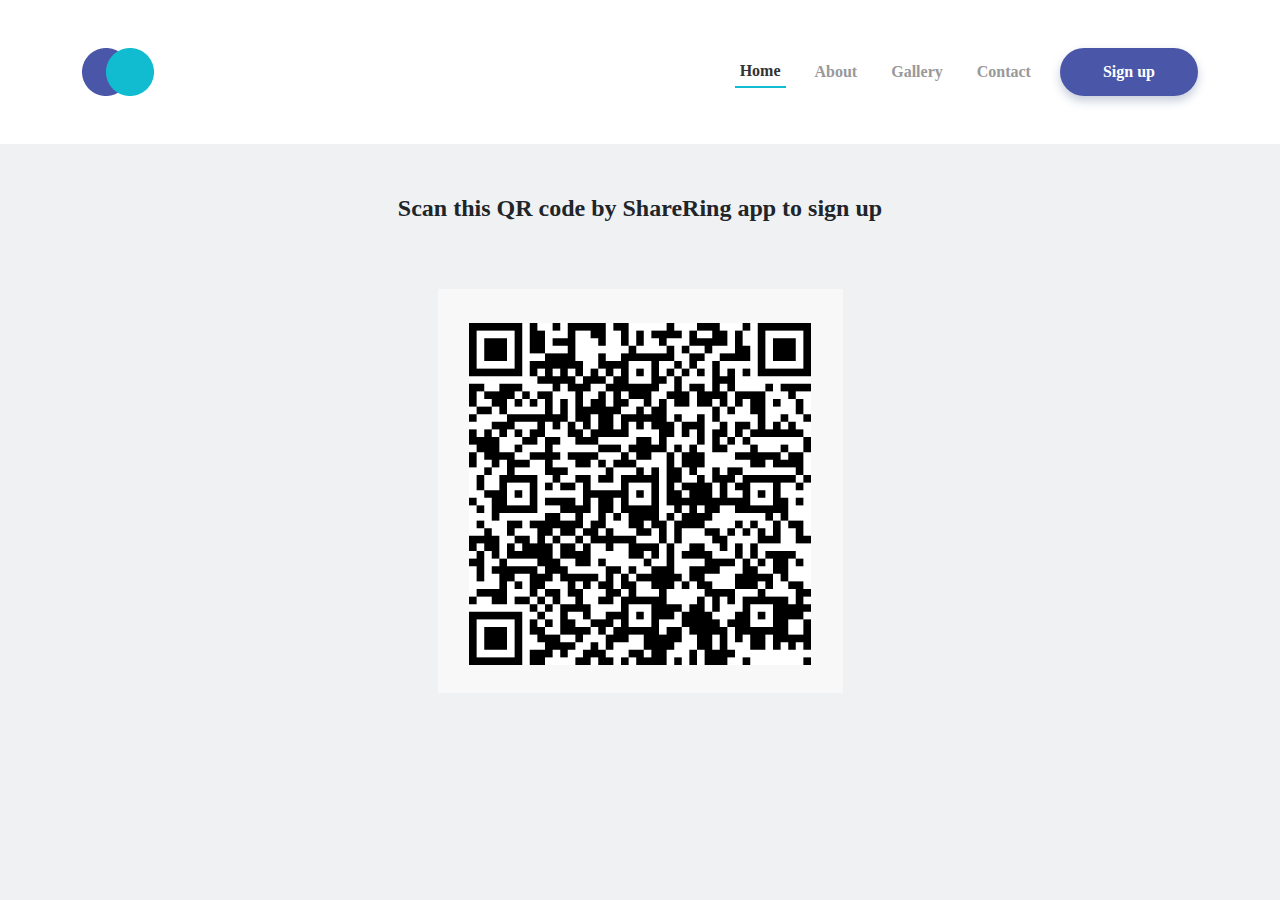
<file: index.html>
<!DOCTYPE html>
<html lang="en">
  <head>
    <meta charset="utf-8" />
    <meta name="viewport" content="width=device-width, initial-scale=1" />
    <meta name="description" content="" />
    <meta name="author" content="Mark Otto, Jacob Thornton, and Bootstrap contributors" />
    <meta name="generator" content="Hugo 0.108.0" />
    <title>Website</title>

    <link href="https://fonts.cdnfonts.com/css/avenir" rel="stylesheet" />
    <link href="./assets/css/bootstrap.min.css" rel="stylesheet" />
    <link href="./assets/css/custom.css" rel="stylesheet" />
  </head>
  <body>
    <div id="preloader">
      <div class="loader_line"></div>
    </div>
    <header class="bg-white">
      <div class="container">
        <div class="header">
          <div class="logo">
            <a href="./index.html"><img src="./assets/img/logo.png" /></a>
          </div>
          <ul class="nav d-flex align-items-center">
            <li class="nav-item"><a href="./index.html" class="nav-link active">Home</a></li>
            <li class="nav-item"><a href="#" class="nav-link">About</a></li>
            <li class="nav-item"><a href="#" class="nav-link">Gallery</a></li>
            <li class="nav-item"><a href="#" class="nav-link">Contact</a></li>
            <li class="nav-item"><a href="./signup.html" class="btn btn-custom">Sign up</a></li>
          </ul>
        </div>
      </div>
    </header>
    <div class="content">
      <div class="container">
        <div class="qrcode-container d-flex flex-column align-items-center">
          <div class="qrcode-header">
            <span>Scan this QR code by ShareRing app to sign up</span>
          </div>
          <div class="qrcode-content">
            <img src="./assets/img/qrcode.png" />
          </div>
        </div>
      </div>
    </div>

    <script src="./assets/js/jquery.min.js"></script>
    <script src="./assets/js/custom.js"></script>
  </body>
</html>
</file>
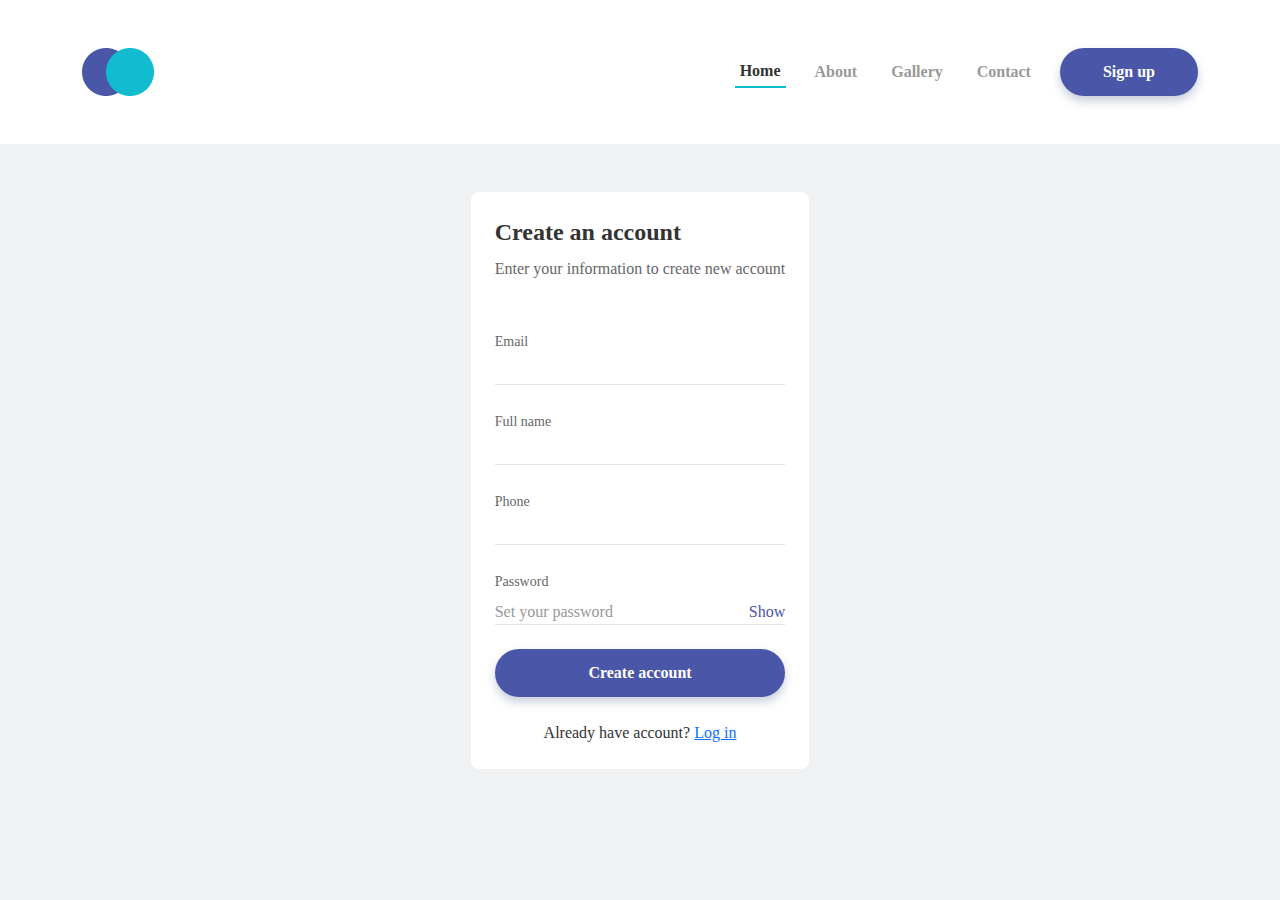
<file: signup.html>
<!DOCTYPE html>
<html lang="en">
  <head>
    <meta charset="utf-8" />
    <meta name="viewport" content="width=device-width, initial-scale=1" />
    <meta name="description" content="" />
    <meta name="author" content="Mark Otto, Jacob Thornton, and Bootstrap contributors" />
    <meta name="generator" content="Hugo 0.108.0" />
    <title>Website | Sign up</title>

    <link href="https://fonts.cdnfonts.com/css/avenir" rel="stylesheet" />
    <link href="./assets/css/bootstrap.min.css" rel="stylesheet" />
    <link href="./assets/css/custom.css" rel="stylesheet" />
  </head>
  <body>
    <header class="bg-white">
      <div class="container">
        <div class="header">
          <div class="logo">
            <a href="./index.html"><img src="./assets/img/logo.png" /></a>
          </div>
          <ul class="nav d-flex align-items-center">
            <li class="nav-item"><a href="./index.html" class="nav-link active">Home</a></li>
            <li class="nav-item"><a href="#" class="nav-link">About</a></li>
            <li class="nav-item"><a href="#" class="nav-link">Gallery</a></li>
            <li class="nav-item"><a href="#" class="nav-link">Contact</a></li>
            <li class="nav-item"><a href="./signup.html" class="btn btn-custom">Sign up</a></li>
          </ul>
        </div>
      </div>
    </header>
    <div class="content">
      <div class="container d-flex justify-content-center">
        <div class="signup-container">
          <div class="signup-header">
            <h2 class="signup-title">Create an account</h1>
            <span class="signup-subtitle">Enter your information to create new account</span>
          </div>
          <div class="signup-content">
            <div class="mb-4 w-100">
              <label for="email" class="form-label">Email</label>
              <input type="email" class="form-control" name="email" id="email" aria-describedby="emailHelpId" placeholder="">
            </div>
            <div class="mb-4">
              <label for="name" class="form-label">Full name</label>
              <input type="text"
                class="form-control" name="name" id="name" aria-describedby="helpId" placeholder="">
            </div>
            <div class="mb-4">
              <label for="phone" class="form-label">Phone</label>
              <input type="text"
                class="form-control" name="phone" id="phone" aria-describedby="helpId" placeholder="">
            </div>
            <div class="mb-4">
              <label for="password" class="form-label">Password</label>
              <input type="password" class="form-control" name="password" id="password" placeholder="Set your password">
              <span class="password-toggle" onclick="togglePassword()">Show</span>
            </div>
            <div class="mb-4">
              <button type="submit" class="btn btn-custom btn-block" onclick="signUp()">Create account</button>
            </div>
            <div class="help text-center">
              <span>Already have account? <a class="btn-link" href="#">Log in</a></span>
            </div>
          </div>
        </div>
        <div class="message-box d-none">
          <img class="icon mb-4" src="./assets/img/success.png" />
          <span class="message mb-4">Your account has been created successfully</span>
          <button class="btn btn-custom btn-ok">Got it</button>
        </div>
      </div>
    </div>

    <script src="./assets/js/jquery.min.js"></script>
    <script src="./assets/js/custom.js"></script>
  </body>
</html>
</file>
<file: assets/css/custom.css>
html,
body {
  font-family: "Avenir";
  background-color: #eff1f3;
}
.header {
  height: 144px;
  display: flex;
  align-items: center;
  justify-content: space-between;
}
.header .logo img {
  height: 48px;
}
.content {
  padding-top: 48px;
}

/* Home - Start */
.qrcode-container .qrcode-header span {
  font-weight: 900;
  font-size: 24px;
  line-height: 33px;
}
.qrcode-container .qrcode-content img {
  margin-top: 64px;
}
li.nav-item {
  margin-left: 24px;
}
a.nav-link {
  padding: 4px 5px;
  font-weight: 900;
  font-size: 16px;
  line-height: 22px;
  color: #999999;
}
a.nav-link:hover {
  color: #333333;
  transition: 0.3s ease-in-out;
}
a.nav-link.active {
  color: #333333;
  border-bottom: 2px solid #12bcd0;
}
/* Home - End */

/* Signup - Start */
.signup-container {
  display: flex;
  flex-direction: column;
  justify-content: center;
  align-items: center;
  padding: 24px;
  background-color: white;
  border-radius: 8px;
}
.signup-container .signup-header .signup-title {
  font-weight: 900;
  font-size: 24px;
  line-height: 33px;
  color: #333333;
}
.signup-container .signup-header .signup-subtitle {
  font-weight: 400;
  font-size: 16px;
  line-height: 22px;
  color: #666666;
}
.signup-container .signup-content {
  margin-top: 48px;
  width: 100%;
}
.signup-container .signup-content .help span {
  color: #333333;
}
.signup-container .signup-content .form-label {
  font-weight: 400;
  font-size: 14px;
  line-height: 21px;
  color: #666666;
}
.signup-container .signup-content .form-control {
  border-radius: 0;
  border: 0;
  border-bottom: 1px solid #e5e5e5;
  color: #4a56a7;
  padding: 0;
}
.signup-container .signup-content .form-control:focus {
  box-shadow: none;
}
.signup-container .signup-content .form-control::placeholder {
  color: #999999;
}
.signup-container .signup-content .password-toggle {
  float: right;
  margin-left: -25px;
  margin-top: -25px;
  position: relative;
  z-index: 2;
  color: #4a56a7;
  cursor: pointer;
}
.message-box {
  display: flex;
  flex-direction: column;
  justify-content: center;
  align-items: center;
  padding: 24px 58.5px;
  background-color: white;
  border-radius: 8px;
  margin-top: 120px;
}
.message-box .icon {
  width: 80px;
}
.message-box .message {
  font-weight: 900;
  font-size: 24px;
  line-height: 33px;
  color: #333333;
}
/* Signup - End */

/* Button - Start */

.btn-custom {
  background: #4a56a7;
  box-shadow: 0px 5px 10px rgba(30, 61, 116, 0.25);
  border-radius: 100px;
  color: white;
  padding: 12px 42px;
  font-weight: 900;
  font-size: 16px;
  line-height: 22px;
  display: flex;
  align-items: center;
  justify-content: center;
}
.btn-block {
  width: 100%;
}
.btn-ok {
  width: 232px;
}
/* Button - End */

.someBlock {
  background: #fff no-repeat 50% 50%;
  background-image: url("image.png"), url("http://www.picshare.ru/uploads/170127/Fny9X5rrN2.png");
  background-size: contain;
  box-shadow: 0 10px 20px rgba(0, 0, 0, 0.19), 0 6px 6px rgba(0, 0, 0, 0.23);
  height: 50vh;
  margin: 5vh auto;
  position: relative;
}
</file>
